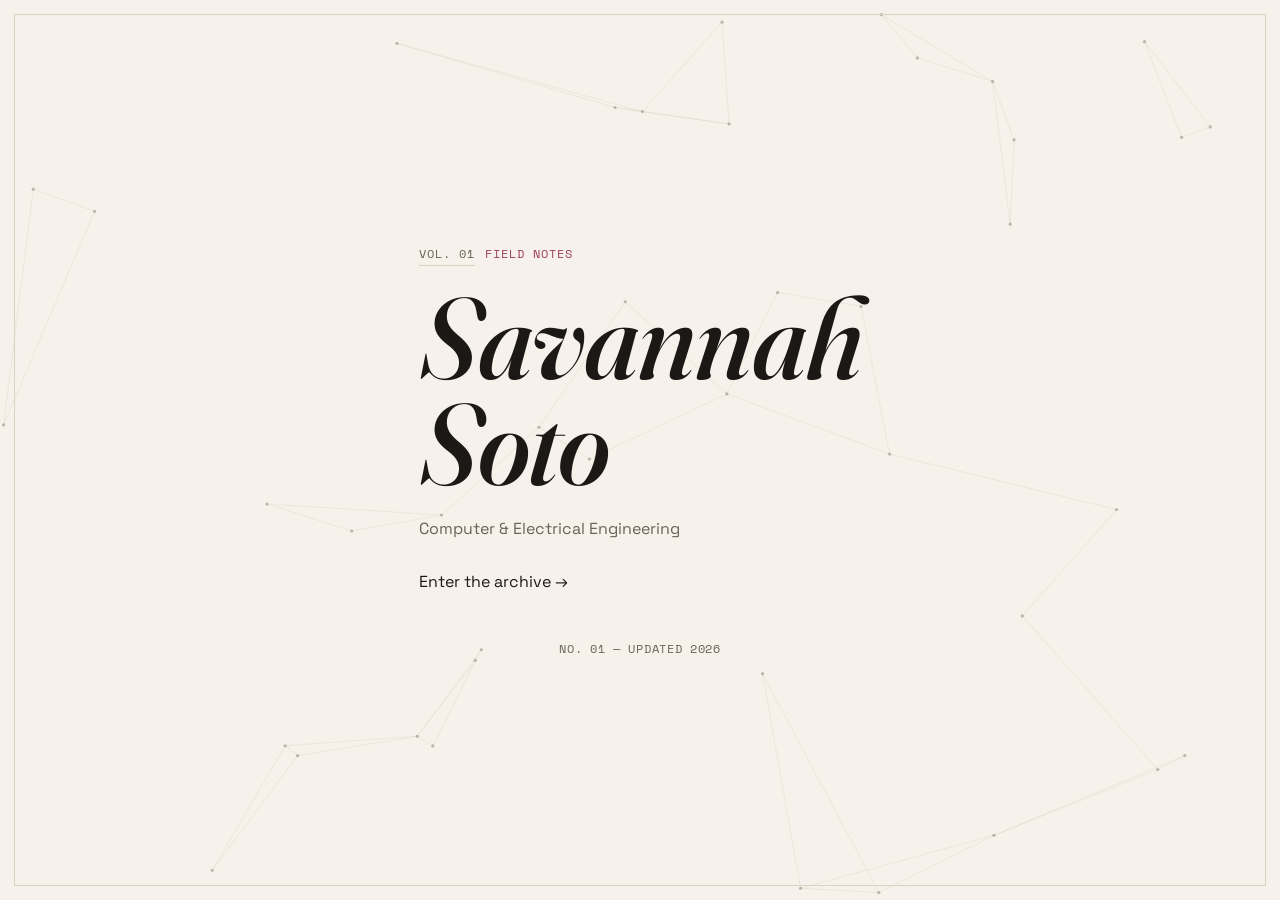
<file: index.html>
<!DOCTYPE html>
<html lang="en">
<head>
<meta charset="UTF-8" />
<meta name="viewport" content="width=device-width, initial-scale=1.0" />
<title>Savannah Soto — The Signal</title>
<meta name="description" content="Field notes from Savannah Soto, Computer &amp; Electrical Engineering student." />
<meta property="og:type" content="website" />
<meta property="og:title" content="Savannah Soto — The Signal" />
<meta property="og:description" content="Field notes from Savannah Soto, Computer & Electrical Engineering student." />
<meta property="og:image" content="assets/og-image.png" />
<meta name="twitter:card" content="summary_large_image" />
<meta name="twitter:title" content="Savannah Soto — The Signal" />
<meta name="twitter:description" content="Field notes from Savannah Soto, Computer & Electrical Engineering student." />
<meta name="twitter:image" content="assets/og-image.png" />
<link rel="icon" href="data:image/svg+xml,%3Csvg xmlns='http://www.w3.org/2000/svg' viewBox='0 0 100 100'%3E%3Ctext y='.78em' font-size='80' font-family='Georgia,serif'%3ES%3C/text%3E%3C/svg%3E" />
<link rel="preconnect" href="https://fonts.googleapis.com" />
<link rel="preconnect" href="https://fonts.gstatic.com" crossorigin />
<link rel="prefetch" href="portfolio.html" />
<link rel="stylesheet" href="css/base.css" />
<link rel="stylesheet" href="css/landing.css" />
<link rel="stylesheet" href="css/widgets.css" />
</head>
<body>

<canvas id="signalCanvas" class="signal-canvas" aria-hidden="true"></canvas>

<main class="cover">
  <div class="container cover-grid">
    <div class="cover-text-col">
      <p class="index-tag reveal-in" style="--delay:.08s"><span class="num">Vol. 01</span> Field notes</p>
      <h1 class="cover-title reveal-in" style="--delay:.18s">Savannah<br>Soto</h1>
      <p class="cover-role reveal-in" style="--delay:.32s">Computer &amp; Electrical Engineering</p>
      <a href="portfolio.html" class="text-link cover-enter reveal-in" id="enterLink" style="--delay:.46s">Enter the archive <span class="arrow">&rarr;</span></a>
    </div>
  </div>

  <p class="cover-footer reveal-in" style="--delay:.58s">No. 01 — Updated 2026</p>
</main>

<script src="js/sparkles.js"></script>
<script src="js/easter-egg.js"></script>
<script src="js/signal-bg.js"></script>
<script src="js/landing.js"></script>
</body>
</html>
</file>
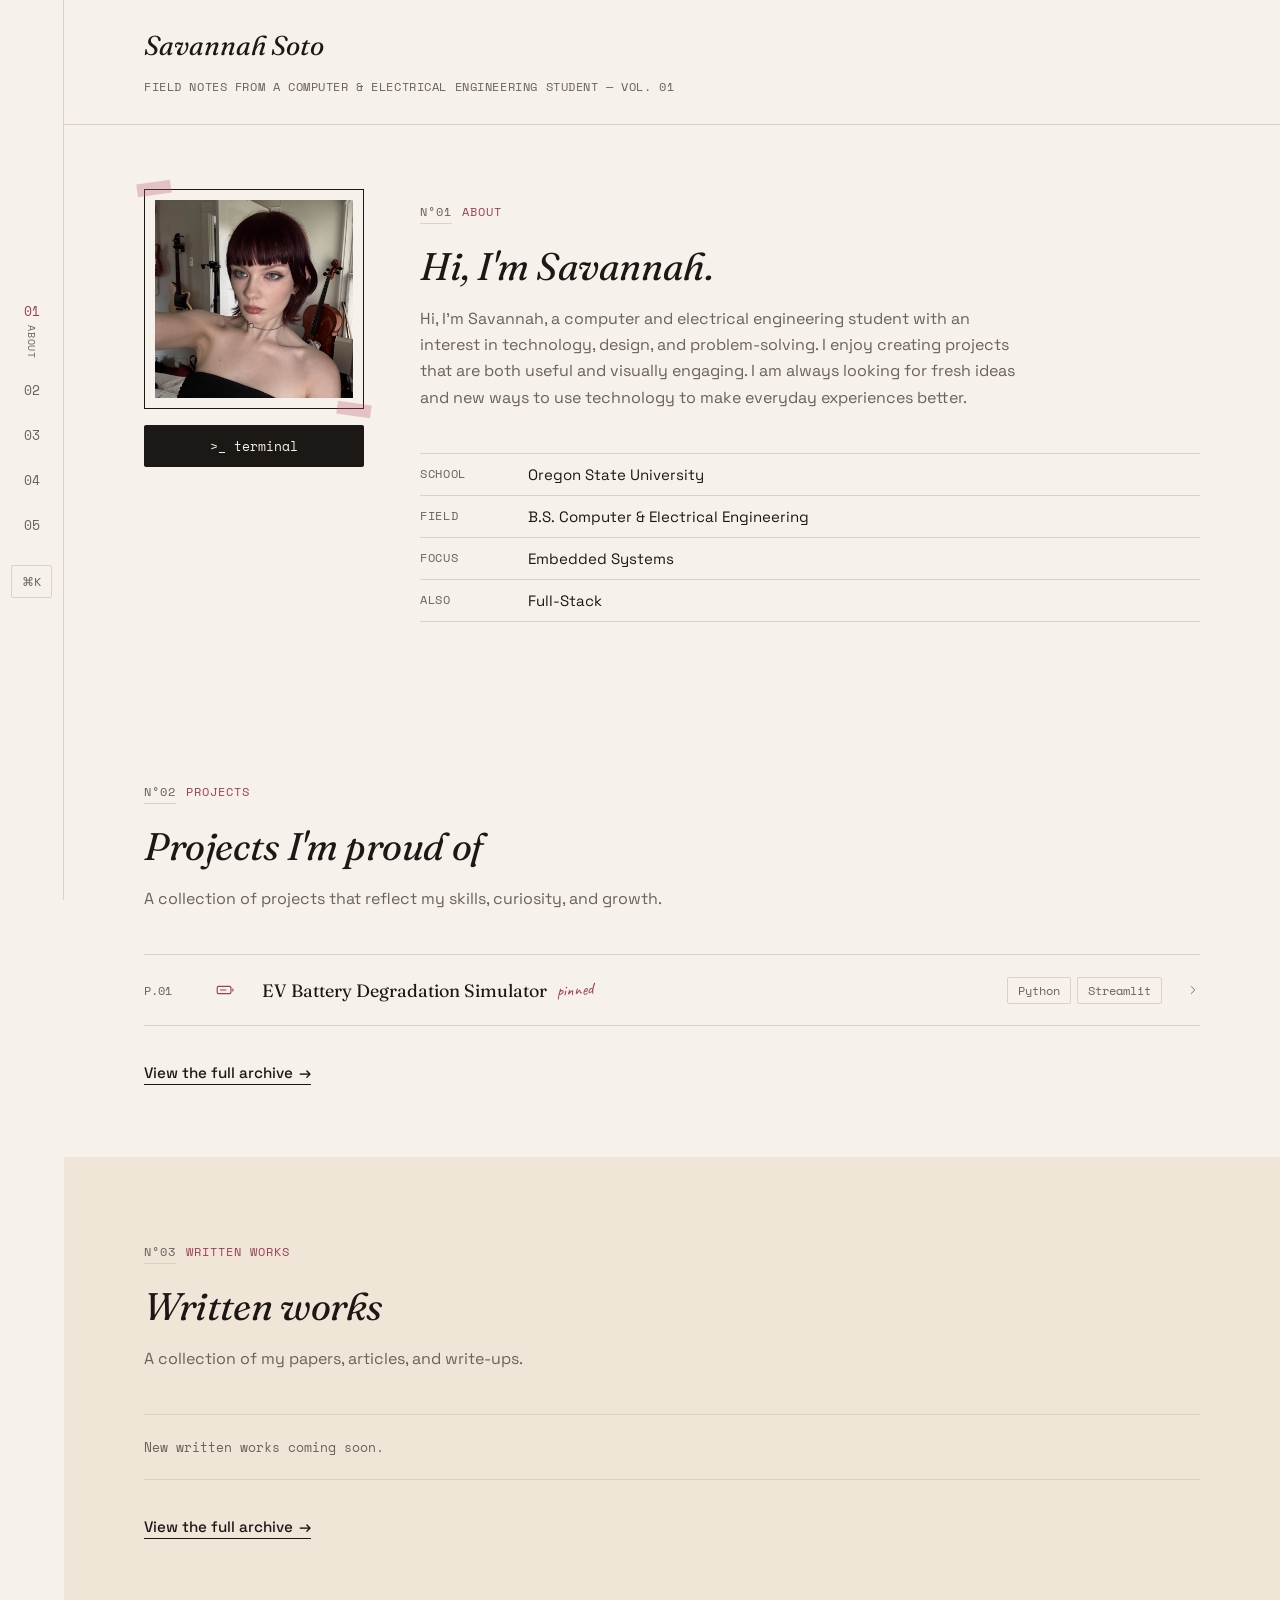
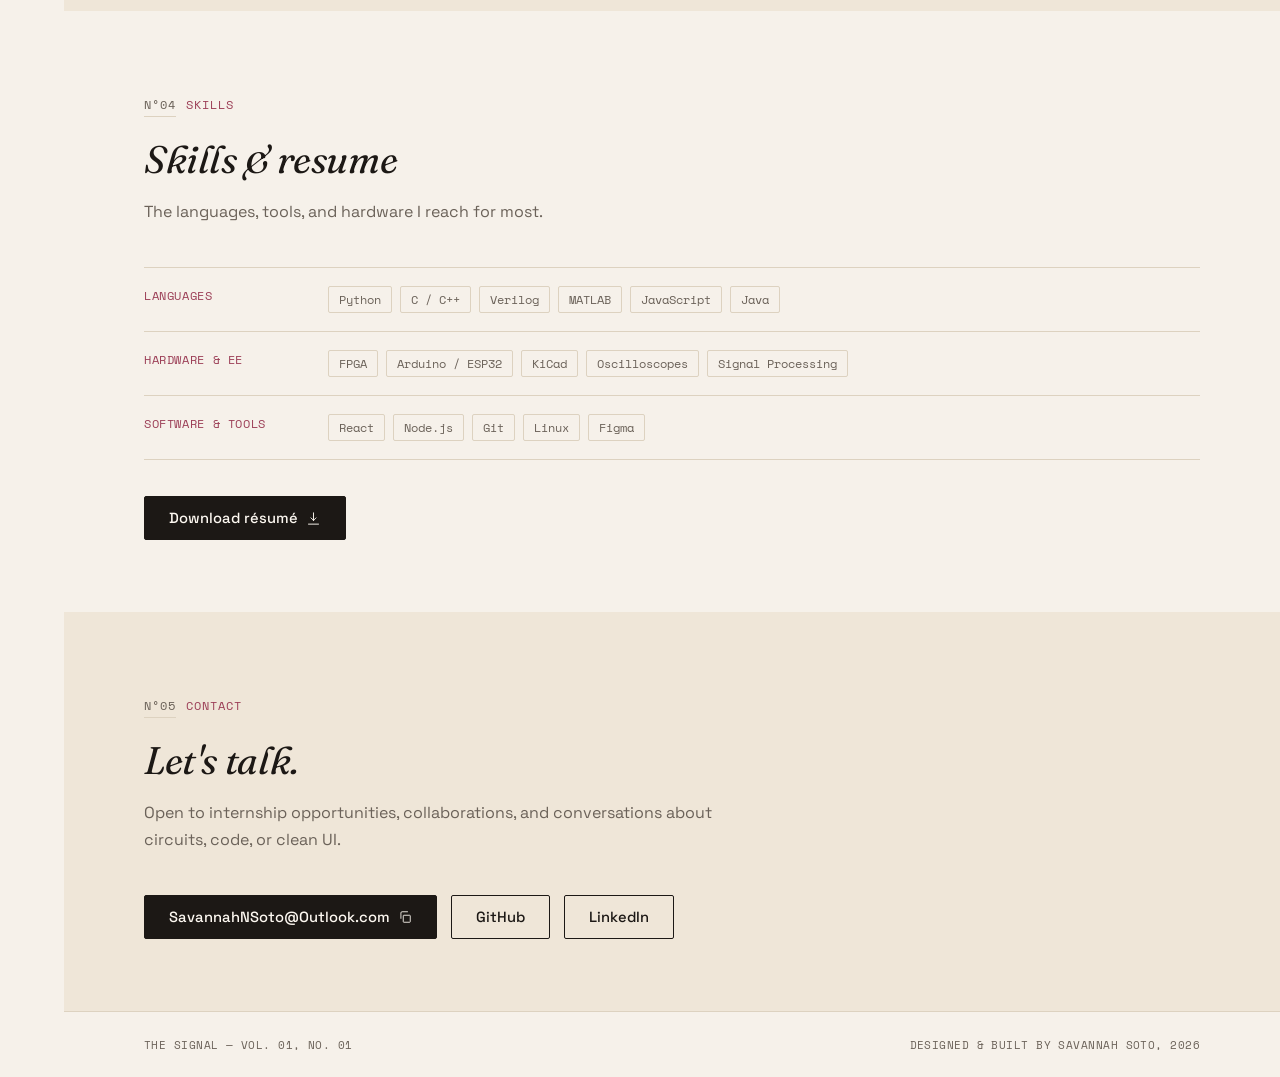
<file: portfolio.html>
<!DOCTYPE html>
<html lang="en">
<head>
<meta charset="UTF-8" />
<meta name="viewport" content="width=device-width, initial-scale=1.0" />
<title>Savannah Soto — The Signal</title>
<meta name="description" content="Field notes from Savannah Soto, Computer &amp; Electrical Engineering student." />
<meta property="og:type" content="website" />
<meta property="og:title" content="Savannah Soto — The Signal" />
<meta property="og:description" content="Field notes from Savannah Soto, Computer & Electrical Engineering student." />
<meta property="og:image" content="assets/og-image.png" />
<meta name="twitter:card" content="summary_large_image" />
<meta name="twitter:title" content="Savannah Soto — The Signal" />
<meta name="twitter:description" content="Field notes from Savannah Soto, Computer & Electrical Engineering student." />
<meta name="twitter:image" content="assets/og-image.png" />
<link rel="icon" href="data:image/svg+xml,%3Csvg xmlns='http://www.w3.org/2000/svg' viewBox='0 0 100 100'%3E%3Ctext y='.78em' font-size='80' font-family='Georgia,serif'%3ES%3C/text%3E%3C/svg%3E" />
<link rel="preconnect" href="https://fonts.googleapis.com" />
<link rel="preconnect" href="https://fonts.gstatic.com" crossorigin />
<link rel="stylesheet" href="css/base.css" />
<link rel="stylesheet" href="css/portfolio.css" />
<link rel="stylesheet" href="css/widgets.css" />
<script>
  /* Runs before first paint. If we arrived from the cover AND the browser has
     no cross-document view transitions, mark the doc so the home page plays a
     short staggered entrance (see [data-enter] in base.css). Where view
     transitions exist, the browser animates the navigation itself. */
  (function () {
    var fromCover = sessionStorage.getItem('coverEnter') === '1';
    sessionStorage.removeItem('coverEnter');
    if (fromCover && !('onpagereveal' in window)) {
      document.documentElement.classList.add('arriving-from-cover');
    }
  })();
</script>
</head>
<body>

<div class="progress-bar" id="progressBar"></div>

<header class="masthead" data-enter="1">
  <div class="container masthead-inner">
    <a href="index.html" class="masthead-name">Savannah Soto</a>
    <p class="masthead-tag">Field notes from a Computer &amp; Electrical Engineering student — Vol. 01</p>
  </div>
</header>

<nav class="index-rail" id="navbar" data-enter="1">
  <button class="rail-toggle" id="navToggle" aria-label="Toggle index">Index ▾</button>
  <ul class="rail-list" id="navLinks">
    <li><a href="#about" data-nav><span class="rail-num">01</span><span class="rail-label">About</span></a></li>
    <li><a href="#projects" data-nav><span class="rail-num">02</span><span class="rail-label">Projects</span></a></li>
    <li><a href="#writing" data-nav><span class="rail-num">03</span><span class="rail-label">Written&nbsp;Works</span></a></li>
    <li><a href="#skills" data-nav><span class="rail-num">04</span><span class="rail-label">Skills</span></a></li>
    <li><a href="#contact" data-nav><span class="rail-num">05</span><span class="rail-label">Contact</span></a></li>
  </ul>
  <button class="palette-trigger" id="paletteTrigger" aria-label="Open command palette" title="Jump to (Ctrl+K)">⌘K</button>
</nav>

<div class="palette-overlay" id="paletteOverlay">
  <div class="palette-box">
    <input type="text" id="paletteInput" class="palette-input" placeholder="Jump to a section, project, or written work..." autocomplete="off" />
    <ul class="palette-results" id="paletteResults"></ul>
  </div>
</div>

<main>

<header class="hero" id="about">
  <div class="container hero-grid reveal" data-enter="2">
    <div class="hero-photo-wrap">
      <div class="hero-photo-frame">
        <img src="assets/profile-photo.jpg" alt="Portrait of Savannah Soto" class="hero-photo" onerror="this.hidden = true" />
        <div class="hero-photo-placeholder">SS</div>
      </div>
      <div class="terminal-mount">
        <button class="terminal-toggle" id="terminalToggle" aria-label="Open terminal">
          <span>&gt;_</span><span>terminal</span>
        </button>
        <div class="terminal-panel" id="terminalPanel">
          <div class="terminal-header">
            <span class="terminal-title">savannah@portfolio: ~</span>
            <button class="terminal-close" id="terminalClose" aria-label="Close terminal">×</button>
          </div>
          <div class="terminal-body" id="terminalBody">
            <p>Welcome! Type <span class="t-cmd">help</span> to see what I can do.</p>
          </div>
          <div class="terminal-input-row">
            <span class="terminal-prompt">$</span>
            <input type="text" id="terminalInput" autocomplete="off" spellcheck="false" aria-label="Terminal command input" />
          </div>
        </div>
      </div>
    </div>
    <div class="hero-copy">
      <p class="index-tag"><span class="num">N&deg;01</span> About</p>
      <h1 class="section-title">Hi, I'm Savannah.</h1>
      <p class="section-sub">
        Hi, I'm Savannah, a computer and electrical engineering student with an interest in technology,
        design, and problem-solving. I enjoy creating projects that are both useful
        and visually engaging. I am always looking for fresh ideas and new ways to
        use technology to make everyday experiences better.
      </p>
      <dl class="spec-list">
        <div><dt>School</dt><dd>Oregon State University</dd></div>
        <div><dt>Field</dt><dd>B.S. Computer &amp; Electrical Engineering</dd></div>
        <div><dt>Focus</dt><dd>Embedded Systems</dd></div>
        <div><dt>Also</dt><dd>Full-Stack</dd></div>
      </dl>
    </div>
  </div>
</header>

<section class="section" id="projects">
  <div class="container">
    <p class="index-tag reveal"><span class="num">N&deg;02</span> Projects</p>
    <h2 class="section-title reveal">Projects I'm proud of</h2>
    <p class="section-sub reveal">A collection of projects that reflect my skills, curiosity, and growth.</p>

    <div class="entry-list" id="projectList"></div>

    <div class="view-more-wrap reveal">
      <a href="projects.html" class="text-link">View the full archive <span class="arrow">&rarr;</span></a>
    </div>
  </div>
</section>

<section class="section section-alt" id="writing">
  <div class="container">
    <p class="index-tag reveal"><span class="num">N&deg;03</span> Written Works</p>
    <h2 class="section-title reveal">Written works</h2>
    <p class="section-sub reveal">A collection of my papers, articles, and write-ups.</p>

    <div class="entry-list" id="writingList"></div>

    <div class="view-more-wrap reveal">
      <a href="writing.html" class="text-link">View the full archive <span class="arrow">&rarr;</span></a>
    </div>
  </div>
</section>

<section class="section" id="skills">
  <div class="container">
    <p class="index-tag reveal"><span class="num">N&deg;04</span> Skills</p>
    <h2 class="section-title reveal">Skills &amp; resume</h2>
    <p class="section-sub reveal">The languages, tools, and hardware I reach for most.</p>

    <div class="skills-table reveal">
      <div class="skills-row">
        <span class="skills-label">Languages</span>
        <span class="tag-row">
          <span class="tag">Python</span><span class="tag">C / C++</span><span class="tag">Verilog</span>
          <span class="tag">MATLAB</span><span class="tag">JavaScript</span><span class="tag">Java</span>
        </span>
      </div>
      <div class="skills-row">
        <span class="skills-label">Hardware &amp; EE</span>
        <span class="tag-row">
          <span class="tag">FPGA</span><span class="tag">Arduino / ESP32</span><span class="tag">KiCad</span>
          <span class="tag">Oscilloscopes</span><span class="tag">Signal Processing</span>
        </span>
      </div>
      <div class="skills-row">
        <span class="skills-label">Software &amp; Tools</span>
        <span class="tag-row">
          <span class="tag">React</span><span class="tag">Node.js</span><span class="tag">Git</span>
          <span class="tag">Linux</span><span class="tag">Figma</span>
        </span>
      </div>
    </div>

    <div class="resume-cta reveal">
      <a href="assets/resume.pdf" class="btn btn-primary" download>
        Download résumé
        <svg width="15" height="15" viewBox="0 0 24 24" fill="none" stroke="currentColor" stroke-width="1.5"><path d="M12 3v12m0 0l-4-4m4 4l4-4M4 21h16" stroke-linecap="round" stroke-linejoin="round"/></svg>
      </a>
    </div>
  </div>
</section>

<section class="section section-alt colophon" id="contact">
  <div class="container reveal">
    <p class="index-tag"><span class="num">N&deg;05</span> Contact</p>
    <h2 class="section-title">Let's talk.</h2>
    <p class="section-sub">Open to internship opportunities, collaborations, and conversations about circuits, code, or clean UI.</p>

    <div class="contact-actions">
      <button class="btn btn-primary" id="copyEmailBtn">
        Email coming soon
        <svg width="14" height="14" viewBox="0 0 24 24" fill="none" stroke="currentColor" stroke-width="1.5"><rect x="9" y="9" width="12" height="12" rx="1"/><path d="M5 15V5a2 2 0 012-2h10"/></svg>
      </button>
      <a href="#" class="btn btn-outline" id="githubLink" target="_blank" rel="noopener">GitHub</a>
      <a href="#" class="btn btn-outline" id="linkedinLink" target="_blank" rel="noopener">LinkedIn</a>
    </div>
  </div>
</section>

</main>

<footer class="footer">
  <div class="container footer-inner">
    <span>The Signal — Vol. 01, No. 01</span>
    <span>Designed &amp; built by Savannah Soto, 2026</span>
  </div>
</footer>

<button class="to-top" id="toTop" aria-label="Back to top">↑</button>
<div class="toast" id="toast">Copied</div>

<script src="js/data.js"></script>
<script src="js/cards.js"></script>
<script src="js/sparkles.js"></script>
<script src="js/nav.js"></script>
<script src="js/progress-bar.js"></script>
<script src="js/command-palette.js"></script>
<script src="js/terminal.js"></script>
<script src="js/easter-egg.js"></script>
<script src="js/placeholder-links.js"></script>
<script src="js/portfolio.js"></script>
</body>
</html>
</file>
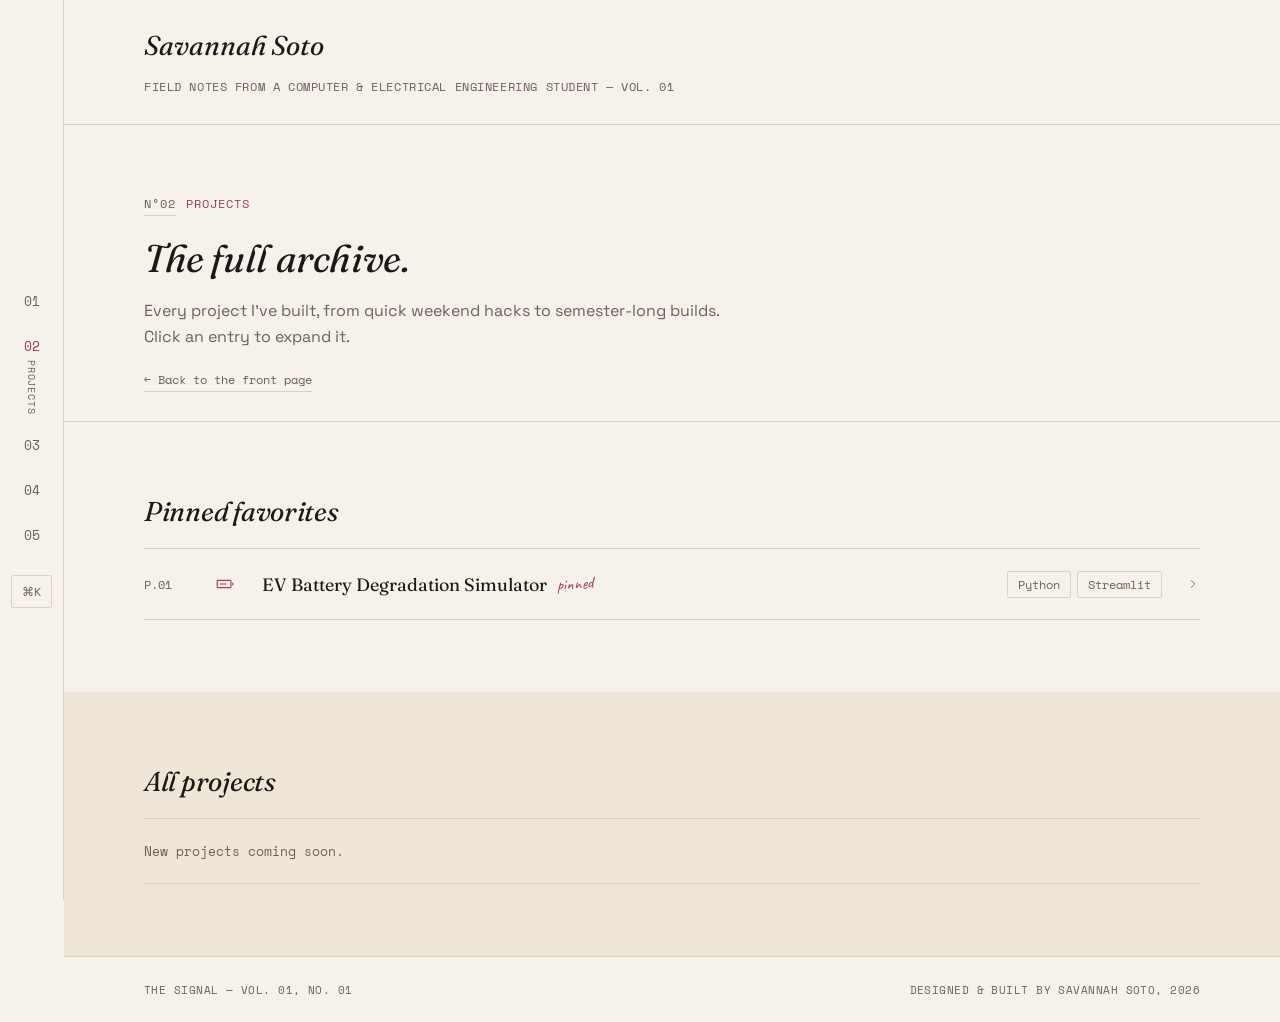
<file: projects.html>
<!DOCTYPE html>
<html lang="en">
<head>
<meta charset="UTF-8" />
<meta name="viewport" content="width=device-width, initial-scale=1.0" />
<title>All Projects — The Signal</title>
<meta name="description" content="Every project by Savannah Soto, Computer & Electrical Engineering student." />
<meta property="og:type" content="website" />
<meta property="og:title" content="All Projects — The Signal" />
<meta property="og:description" content="Every project by Savannah Soto, Computer & Electrical Engineering student." />
<meta property="og:image" content="assets/og-image.png" />
<meta name="twitter:card" content="summary_large_image" />
<meta name="twitter:title" content="All Projects — The Signal" />
<meta name="twitter:description" content="Every project by Savannah Soto, Computer & Electrical Engineering student." />
<meta name="twitter:image" content="assets/og-image.png" />
<link rel="icon" href="data:image/svg+xml,%3Csvg xmlns='http://www.w3.org/2000/svg' viewBox='0 0 100 100'%3E%3Ctext y='.78em' font-size='80' font-family='Georgia,serif'%3ES%3C/text%3E%3C/svg%3E" />
<link rel="stylesheet" href="css/base.css" />
<link rel="stylesheet" href="css/portfolio.css" />
<link rel="stylesheet" href="css/widgets.css" />
</head>
<body>

<div class="progress-bar" id="progressBar"></div>

<header class="masthead">
  <div class="container masthead-inner">
    <a href="index.html" class="masthead-name">Savannah Soto</a>
    <p class="masthead-tag">Field notes from a Computer &amp; Electrical Engineering student — Vol. 01</p>
  </div>
</header>

<nav class="index-rail" id="navbar">
  <button class="rail-toggle" id="navToggle" aria-label="Toggle index">Index ▾</button>
  <ul class="rail-list" id="navLinks">
    <li><a href="portfolio.html#about"><span class="rail-num">01</span><span class="rail-label">About</span></a></li>
    <li><a href="projects.html" class="active"><span class="rail-num">02</span><span class="rail-label">Projects</span></a></li>
    <li><a href="portfolio.html#writing"><span class="rail-num">03</span><span class="rail-label">Written&nbsp;Works</span></a></li>
    <li><a href="portfolio.html#skills"><span class="rail-num">04</span><span class="rail-label">Skills</span></a></li>
    <li><a href="portfolio.html#contact"><span class="rail-num">05</span><span class="rail-label">Contact</span></a></li>
  </ul>
  <button class="palette-trigger" id="paletteTrigger" aria-label="Open command palette" title="Jump to (Ctrl+K)">⌘K</button>
</nav>

<div class="palette-overlay" id="paletteOverlay">
  <div class="palette-box">
    <input type="text" id="paletteInput" class="palette-input" placeholder="Jump to a section, project, or written work..." autocomplete="off" />
    <ul class="palette-results" id="paletteResults"></ul>
  </div>
</div>

<main>

<header class="page-header">
  <div class="container reveal">
    <p class="index-tag"><span class="num">N&deg;02</span> Projects</p>
    <h1 class="section-title">The full archive.</h1>
    <p class="section-sub">Every project I've built, from quick weekend hacks to semester-long builds. Click an entry to expand it.</p>
    <a href="portfolio.html#projects" class="back-link">&larr; Back to the front page</a>
  </div>
</header>

<section class="section" id="pinned">
  <div class="container">
    <h2 class="section-title small-title reveal">Pinned favorites</h2>
    <div class="entry-list" id="pinnedProjectList"></div>
  </div>
</section>

<section class="section section-alt" id="all">
  <div class="container">
    <h2 class="section-title small-title reveal">All projects</h2>
    <div class="entry-list" id="allProjectList"></div>
  </div>
</section>

</main>

<footer class="footer">
  <div class="container footer-inner">
    <span>The Signal — Vol. 01, No. 01</span>
    <span>Designed &amp; built by Savannah Soto, 2026</span>
  </div>
</footer>

<button class="to-top" id="toTop" aria-label="Back to top">↑</button>

<script src="js/data.js"></script>
<script src="js/cards.js"></script>
<script src="js/sparkles.js"></script>
<script src="js/nav.js"></script>
<script src="js/progress-bar.js"></script>
<script src="js/command-palette.js"></script>
<script src="js/easter-egg.js"></script>
<script src="js/placeholder-links.js"></script>
<script>
  initSparkles({ every: 90 });
  window.addEventListener('DOMContentLoaded', () => {
    initSharedNav();
    initProgressBar();
    initCommandPalette();
    mountProjects(document.getElementById('pinnedProjectList'), PROJECTS.filter((p) => p.pinned));
    mountProjects(document.getElementById('allProjectList'), PROJECTS.filter((p) => !p.pinned));
    attachProjectBehaviors();
    observeReveal();
  });
</script>
</body>
</html>
</file>
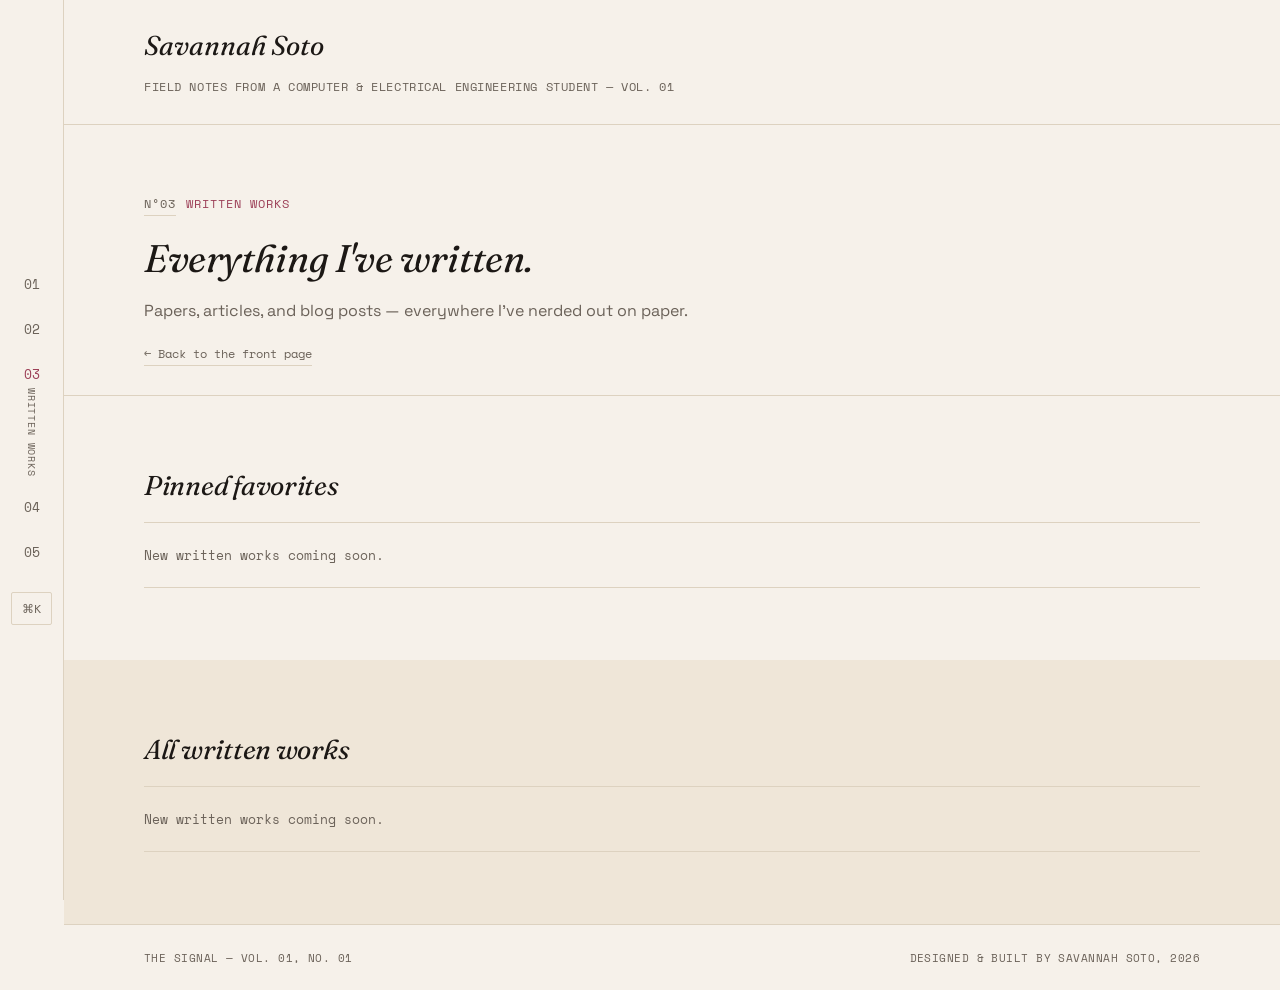
<file: writing.html>
<!DOCTYPE html>
<html lang="en">
<head>
<meta charset="UTF-8" />
<meta name="viewport" content="width=device-width, initial-scale=1.0" />
<title>Written Works — The Signal</title>
<meta name="description" content="Papers, articles, and blog posts by Savannah Soto, Computer & Electrical Engineering student." />
<meta property="og:type" content="website" />
<meta property="og:title" content="Written Works — The Signal" />
<meta property="og:description" content="Papers, articles, and blog posts by Savannah Soto, Computer & Electrical Engineering student." />
<meta property="og:image" content="assets/og-image.png" />
<meta name="twitter:card" content="summary_large_image" />
<meta name="twitter:title" content="Written Works — The Signal" />
<meta name="twitter:description" content="Papers, articles, and blog posts by Savannah Soto, Computer & Electrical Engineering student." />
<meta name="twitter:image" content="assets/og-image.png" />
<link rel="icon" href="data:image/svg+xml,%3Csvg xmlns='http://www.w3.org/2000/svg' viewBox='0 0 100 100'%3E%3Ctext y='.78em' font-size='80' font-family='Georgia,serif'%3ES%3C/text%3E%3C/svg%3E" />
<link rel="stylesheet" href="css/base.css" />
<link rel="stylesheet" href="css/portfolio.css" />
<link rel="stylesheet" href="css/widgets.css" />
</head>
<body>

<div class="progress-bar" id="progressBar"></div>

<header class="masthead">
  <div class="container masthead-inner">
    <a href="index.html" class="masthead-name">Savannah Soto</a>
    <p class="masthead-tag">Field notes from a Computer &amp; Electrical Engineering student — Vol. 01</p>
  </div>
</header>

<nav class="index-rail" id="navbar">
  <button class="rail-toggle" id="navToggle" aria-label="Toggle index">Index ▾</button>
  <ul class="rail-list" id="navLinks">
    <li><a href="portfolio.html#about"><span class="rail-num">01</span><span class="rail-label">About</span></a></li>
    <li><a href="portfolio.html#projects"><span class="rail-num">02</span><span class="rail-label">Projects</span></a></li>
    <li><a href="writing.html" class="active"><span class="rail-num">03</span><span class="rail-label">Written&nbsp;Works</span></a></li>
    <li><a href="portfolio.html#skills"><span class="rail-num">04</span><span class="rail-label">Skills</span></a></li>
    <li><a href="portfolio.html#contact"><span class="rail-num">05</span><span class="rail-label">Contact</span></a></li>
  </ul>
  <button class="palette-trigger" id="paletteTrigger" aria-label="Open command palette" title="Jump to (Ctrl+K)">⌘K</button>
</nav>

<div class="palette-overlay" id="paletteOverlay">
  <div class="palette-box">
    <input type="text" id="paletteInput" class="palette-input" placeholder="Jump to a section, project, or written work..." autocomplete="off" />
    <ul class="palette-results" id="paletteResults"></ul>
  </div>
</div>

<main>

<header class="page-header">
  <div class="container reveal">
    <p class="index-tag"><span class="num">N&deg;03</span> Written Works</p>
    <h1 class="section-title">Everything I've written.</h1>
    <p class="section-sub">Papers, articles, and blog posts — everywhere I've nerded out on paper.</p>
    <a href="portfolio.html#writing" class="back-link">&larr; Back to the front page</a>
  </div>
</header>

<section class="section" id="pinned">
  <div class="container">
    <h2 class="section-title small-title reveal">Pinned favorites</h2>
    <div class="entry-list" id="pinnedWritingList"></div>
  </div>
</section>

<section class="section section-alt" id="all">
  <div class="container">
    <h2 class="section-title small-title reveal">All written works</h2>
    <div class="entry-list" id="allWritingList"></div>
  </div>
</section>

</main>

<footer class="footer">
  <div class="container footer-inner">
    <span>The Signal — Vol. 01, No. 01</span>
    <span>Designed &amp; built by Savannah Soto, 2026</span>
  </div>
</footer>

<button class="to-top" id="toTop" aria-label="Back to top">↑</button>

<script src="js/data.js"></script>
<script src="js/cards.js"></script>
<script src="js/sparkles.js"></script>
<script src="js/nav.js"></script>
<script src="js/progress-bar.js"></script>
<script src="js/command-palette.js"></script>
<script src="js/easter-egg.js"></script>
<script src="js/placeholder-links.js"></script>
<script>
  initSparkles({ every: 90 });
  window.addEventListener('DOMContentLoaded', () => {
    initSharedNav();
    initProgressBar();
    initCommandPalette();
    mountWritings(document.getElementById('pinnedWritingList'), WRITINGS.filter((w) => w.pinned));
    mountWritings(document.getElementById('allWritingList'), WRITINGS.filter((w) => !w.pinned));
    observeReveal();
  });
</script>
</body>
</html>
</file>
<file: css/base.css>
@import url('https://fonts.googleapis.com/css2?family=Fraunces:ital,opsz,wght@0,9..144,300;0,9..144,400;0,9..144,500;0,9..144,600;1,9..144,400;1,9..144,500&family=Space+Grotesk:wght@300;400;500;600;700&family=Space+Mono:wght@400;700&family=Caveat:wght@500;600&display=swap');

:root {
  /* paper / ink palette — no gradients, no glow */
  --paper: #f6f1ea;
  --paper-alt: #efe6d8;
  --panel: #fffcf8;
  --ink: #1c1815;
  --ink-soft: #6b6259;
  --rule: #ddd2c0;
  --rose: #b8536a;
  --rose-deep: #9c3f57;
  --gold: #ad7f2e;
  --on-accent: #fdf8f1;

  --font-display: 'Fraunces', serif;
  --font-body: 'Space Grotesk', sans-serif;
  --font-mono: 'Space Mono', monospace;
  --font-hand: 'Caveat', cursive;

  --radius: 2px;
  --shadow-hover: 3px 3px 0 rgba(28, 24, 21, 0.12);
  --shadow-stamp: 2px 2px 0 var(--ink);

  /* Landing -> home transition timing. --exit-dur = cover fade-out speed,
     --enter-dur = each home group's fade-up speed, --enter-ease = shared curve.
     The per-group stagger lives in the [data-enter="N"] animation-delay rules
     further down (bump those gaps for a slower cascade). */
  --enter-ease: cubic-bezier(0.65, 0, 0.35, 1);
  --exit-dur: 0.35s;
  --enter-dur: 0.42s;
}

* { box-sizing: border-box; }
/* Ivory on the root element too, so no default-white ever paints between pages. */
html { scroll-behavior: smooth; background: var(--paper); }

/* Cross-document view transitions (progressive enhancement). Supporting
   browsers get a quiet crossfade between pages plus a morph of the name
   (see view-transition-name on .cover-title / .masthead-name). The ivory
   background is constant, so nothing flashes; unsupported browsers fall back
   to the JS exit + [data-enter] entrance below and ignore this rule. */
@view-transition { navigation: auto; }

body {
  margin: 0;
  font-family: var(--font-body);
  color: var(--ink);
  background: var(--paper);
  -webkit-font-smoothing: antialiased;
  transition: background 0.4s ease, color 0.4s ease;
}

h1, h2, h3, h4 {
  font-family: var(--font-display);
  margin: 0 0 0.4em;
  font-weight: 500;
  color: var(--ink);
  letter-spacing: -0.01em;
}

a { color: inherit; text-decoration: none; }
img { max-width: 100%; display: block; }
button { font-family: inherit; cursor: pointer; }

.container {
  max-width: 1120px;
  margin: 0 auto;
  padding: 0 32px;
}

/* index-number tag: the site's numbering motif — "N°01 — About" */
.index-tag {
  font-family: var(--font-mono);
  font-size: 0.78rem;
  letter-spacing: 0.08em;
  text-transform: uppercase;
  color: var(--rose-deep);
  display: flex;
  align-items: baseline;
  gap: 10px;
  margin-bottom: 18px;
}
.index-tag .num {
  color: var(--ink-soft);
  border-bottom: 1px solid var(--rule);
  padding-bottom: 2px;
}

.section-title {
  font-size: clamp(1.9rem, 3vw, 2.7rem);
  font-style: italic;
  font-weight: 400;
}

.section-sub {
  color: var(--ink-soft);
  max-width: 600px;
  line-height: 1.65;
  margin-bottom: 2.6rem;
  font-size: 1rem;
}

/* marginalia — the site's other signature motif: small rotated handwritten asides */
.marginalia {
  font-family: var(--font-hand);
  font-size: 1.2rem;
  color: var(--rose-deep);
  display: inline-block;
  transform: rotate(-4deg);
  line-height: 1;
}

.tag {
  font-family: var(--font-mono);
  font-size: 0.72rem;
  color: var(--ink-soft);
  border: 1px solid var(--rule);
  padding: 4px 10px;
  border-radius: var(--radius);
  display: inline-block;
  transition: background 0.2s ease, color 0.2s ease, border-color 0.2s ease, transform 0.2s ease, box-shadow 0.2s ease;
}
/* Ink-invert + stamp on hover — shared by skills, project, and writing tags. */
.tag:hover {
  background: var(--ink);
  color: var(--paper);
  border-color: var(--ink);
  transform: translate(-2px, -2px);
  box-shadow: var(--shadow-stamp);
}

.panel {
  background: var(--panel);
  border: 1px solid var(--rule);
}

/* framed-photo motif — used on the landing cover and the About section */
.hero-photo-wrap { position: relative; }
.hero-photo-frame {
  width: 100%;
  aspect-ratio: 1;
  border: 1px solid var(--ink);
  padding: 10px;
  position: relative;
}
.hero-photo-frame::before, .hero-photo-frame::after {
  content: '';
  position: absolute;
  width: 34px;
  height: 13px;
  background: rgba(184, 83, 106, 0.3);
}
.hero-photo-frame::before { top: -8px; left: -8px; transform: rotate(-8deg); }
.hero-photo-frame::after { bottom: -8px; right: -8px; transform: rotate(8deg); }
.hero-photo-placeholder {
  width: 100%;
  height: 100%;
  background: var(--paper-alt);
  display: flex;
  align-items: center;
  justify-content: center;
  font-family: var(--font-display);
  font-style: italic;
  font-size: 2.4rem;
  color: var(--ink-soft);
}
.hero-photo {
  object-fit: cover;
  position: absolute;
  inset: 10px;
  width: calc(100% - 20px);
  height: calc(100% - 20px);
  z-index: 1;
}

.btn {
  font-family: var(--font-body);
  font-weight: 500;
  font-size: 0.92rem;
  padding: 12px 24px;
  border-radius: var(--radius);
  border: 1px solid var(--ink);
  display: inline-flex;
  align-items: center;
  gap: 8px;
  transition: transform 0.2s ease, box-shadow 0.2s ease, background 0.2s ease, color 0.2s ease;
  background: transparent;
  color: var(--ink);
}
.btn-primary {
  background: var(--ink);
  color: var(--on-accent);
}
.btn-primary:hover {
  background: var(--rose-deep);
  border-color: var(--rose-deep);
  transform: translate(-2px, -2px);
  box-shadow: var(--shadow-stamp);
}
.btn-outline:hover {
  transform: translate(-2px, -2px);
  box-shadow: var(--shadow-stamp);
}

/* scroll reveal */
.reveal {
  opacity: 0;
  transform: translateY(20px);
  transition: opacity 0.6s ease, transform 0.6s ease;
}
.reveal.in-view {
  opacity: 1;
  transform: translateY(0);
}

/* back to top */
.to-top {
  position: fixed;
  right: 24px;
  bottom: 24px;
  width: 42px;
  height: 42px;
  border-radius: 50%;
  background: var(--panel);
  border: 1px solid var(--ink);
  color: var(--ink);
  font-size: 1rem;
  display: flex;
  align-items: center;
  justify-content: center;
  opacity: 0;
  pointer-events: none;
  transform: translateY(10px);
  transition: all 0.3s ease;
  z-index: 500;
}
.to-top.show { opacity: 1; pointer-events: auto; transform: translateY(0); }
.to-top:hover { transform: translate(-2px, -2px); box-shadow: var(--shadow-stamp); }

/* toast */
.toast {
  position: fixed;
  left: 50%;
  bottom: 32px;
  transform: translate(-50%, 20px);
  background: var(--ink);
  color: var(--paper);
  font-family: var(--font-mono);
  font-size: 0.82rem;
  padding: 10px 18px;
  border-radius: var(--radius);
  opacity: 0;
  transition: all 0.3s ease;
  pointer-events: none;
  z-index: 999;
  max-width: 320px;
  text-align: center;
}
.toast.show { opacity: 1; transform: translate(-50%, 0); }

/* cursor trail dots */
.sparkle {
  position: fixed;
  top: 0;
  left: 0;
  pointer-events: none;
  z-index: 9999;
  will-change: transform, opacity;
}

/* confetti pieces (Konami easter egg) */
.confetti-piece {
  position: fixed;
  top: -20px;
  z-index: 9999;
  pointer-events: none;
  will-change: transform, opacity;
}

/* Fallback entrance (browsers without cross-document view transitions): when
   arriving from the cover, the home page's chrome and hero fade up in a short
   stagger over the constant ivory. Gated by .arriving-from-cover, which is set
   pre-paint in the head so [data-enter] elements start hidden (no flash).
   On a direct visit the class is absent and everything renders normally. */
.arriving-from-cover [data-enter] {
  opacity: 0;
  animation: enterUp var(--enter-dur) var(--enter-ease) both;
}
.arriving-from-cover [data-enter="1"] { animation-delay: 0.02s; }
.arriving-from-cover [data-enter="2"] { animation-delay: 0.12s; }
.arriving-from-cover [data-enter="3"] { animation-delay: 0.20s; }
@keyframes enterUp {
  from { opacity: 0; transform: translateY(16px); }
  to   { opacity: 1; transform: translateY(0); }
}

@media (prefers-reduced-motion: reduce) {
  .reveal { transition: none; opacity: 1; transform: none; }
  html { scroll-behavior: auto; }
  .arriving-from-cover [data-enter] { opacity: 1; animation: none; }
}
</file>
<file: css/landing.css>
body {
  min-height: 100vh;
  overflow-x: hidden;
}
body::after {
  content: '';
  position: fixed;
  inset: 14px;
  border: 1px solid var(--rule);
  pointer-events: none;
  z-index: 1;
}

.signal-canvas {
  position: fixed;
  inset: 0;
  z-index: 0;
  display: block;
  width: 100%;
  height: 100%;
}

.cover {
  min-height: 100vh;
  display: flex;
  flex-direction: column;
  justify-content: center;
  padding: 48px 0;
  position: relative;
  z-index: 2;
  pointer-events: none;
}
.cover a { pointer-events: auto; }

.cover-grid { display: block; }

.cover-text-col { max-width: 640px; }

.cover-title {
  font-family: var(--font-display);
  font-style: italic;
  font-weight: 500;
  font-size: clamp(3.4rem, 9vw, 7.2rem);
  line-height: 0.92;
  margin: 12px 0 20px;
}

.cover-role {
  max-width: 420px;
  color: var(--ink-soft);
  line-height: 1.6;
  margin-bottom: 30px;
}

.cover-footer {
  font-family: var(--font-mono);
  font-size: 0.72rem;
  color: var(--ink-soft);
  text-transform: uppercase;
  letter-spacing: 0.06em;
  text-align: center;
  margin-top: 48px;
}

.reveal-in {
  opacity: 0;
  transform: translateY(14px);
  animation: coverIn 0.7s ease forwards;
  animation-delay: var(--delay, 0s);
}
@keyframes coverIn {
  to { opacity: 1; transform: translateY(0); }
}

/* Landing exit — fallback path for browsers without cross-document view
   transitions. The cover content lifts and fades over the constant ivory
   background (the constellation canvas stays put); the home page then plays
   its staggered entrance. No veil, nothing darkens. */
body.cover-leaving .cover {
  opacity: 0;
  transform: translateY(-24px);
  transition: opacity var(--exit-dur) var(--enter-ease),
              transform var(--exit-dur) var(--enter-ease);
}

/* Continuity anchor: the big cover title morphs into the small home masthead
   name where cross-document view transitions are supported. */
.cover-title { view-transition-name: hero-name; }

@media (max-width: 720px) {
  .cover-title { font-size: clamp(2.8rem, 15vw, 4.2rem); }
}

@media (prefers-reduced-motion: reduce) {
  .reveal-in { animation: none; opacity: 1; transform: none; }
  body.cover-leaving .cover { transition: none; }
}
</file>
<file: css/widgets.css>
/* ---------- reading progress bar ---------- */
.progress-bar {
  position: fixed;
  top: 0;
  left: 0;
  height: 3px;
  width: 0%;
  background: var(--rose-deep);
  z-index: 999;
  transition: width 0.1s linear;
}

/* ---------- command palette ---------- */
.palette-trigger {
  font-family: var(--font-mono);
  font-size: 0.72rem;
  color: var(--ink-soft);
  background: none;
  border: 1px solid var(--rule);
  padding: 7px 10px;
  border-radius: var(--radius);
  transition: border-color 0.2s ease, color 0.2s ease;
}
.palette-trigger:hover { border-color: var(--ink); color: var(--ink); }

.palette-overlay {
  position: fixed;
  inset: 0;
  background: rgba(28, 24, 21, 0.5);
  z-index: 9997;
  display: flex;
  align-items: flex-start;
  justify-content: center;
  padding-top: 14vh;
  opacity: 0;
  pointer-events: none;
  transition: opacity 0.2s ease;
}
.palette-overlay.open { opacity: 1; pointer-events: auto; }
.palette-box {
  background: var(--panel);
  border: 1px solid var(--ink);
  border-radius: var(--radius);
  width: min(520px, 90vw);
  max-height: 60vh;
  display: flex;
  flex-direction: column;
  box-shadow: var(--shadow-stamp);
  transform: translateY(-8px);
  transition: transform 0.2s ease;
  overflow: hidden;
}
.palette-overlay.open .palette-box { transform: translateY(0); }
.palette-input {
  font-family: var(--font-mono);
  font-size: 0.95rem;
  padding: 16px 18px;
  border: none;
  border-bottom: 1px solid var(--rule);
  background: none;
  color: var(--ink);
  outline: none;
}
.palette-results { list-style: none; margin: 0; padding: 8px; overflow-y: auto; }
.palette-results li a {
  display: flex;
  align-items: center;
  justify-content: space-between;
  gap: 12px;
  padding: 10px 12px;
  border-radius: var(--radius);
  color: var(--ink);
  font-size: 0.9rem;
}
.palette-results li a .kind {
  font-family: var(--font-mono);
  font-size: 0.66rem;
  color: var(--ink-soft);
  text-transform: uppercase;
  letter-spacing: 0.04em;
}
.palette-results li a:hover, .palette-results li a.active { background: var(--paper-alt); color: var(--rose-deep); }
.palette-empty { padding: 16px; color: var(--ink-soft); font-size: 0.85rem; font-family: var(--font-mono); }

/* section row + collapsible dropdown */
.palette-section { display: flex; align-items: center; gap: 2px; }
.palette-section .palette-link { flex: 1; }
.palette-expand {
  flex-shrink: 0;
  display: flex;
  align-items: center;
  background: none;
  border: none;
  color: var(--ink-soft);
  padding: 8px;
  margin-right: 2px;
  border-radius: var(--radius);
  cursor: pointer;
  transition: transform 0.2s ease, color 0.2s ease, background 0.2s ease;
}
.palette-expand:hover { color: var(--ink); background: var(--paper-alt); }
.palette-expand.is-open { transform: rotate(90deg); }
.palette-children ul { list-style: none; margin: 0 0 4px; padding: 0; }
.palette-children li a {
  display: block;
  padding: 8px 12px 8px 30px;
  border-radius: var(--radius);
  color: var(--ink-soft);
  font-size: 0.85rem;
}
.palette-children li a:hover, .palette-children li a.active { background: var(--paper-alt); color: var(--rose-deep); }

/* ---------- terminal widget ---------- */
/* Mounted in-flow directly under the hero photo (see .hero-photo-wrap). */
.terminal-mount { position: relative; margin-top: 16px; }

.terminal-toggle {
  width: 100%;
  z-index: 500;
  font-family: var(--font-mono);
  font-size: 0.82rem;
  background: var(--ink);
  color: var(--paper);
  border: none;
  border-radius: var(--radius);
  padding: 11px 16px;
  display: flex;
  align-items: center;
  justify-content: center;
  gap: 8px;
  cursor: pointer;
  transition: transform 0.2s ease, box-shadow 0.2s ease;
}
.terminal-toggle:hover { transform: translateY(-2px); box-shadow: var(--shadow-stamp); }

.terminal-panel {
  position: absolute;
  top: calc(100% + 10px);
  left: 0;
  width: min(360px, calc(100vw - 44px));
  background: #17140f;
  border: 1px solid #3c3323;
  border-radius: var(--radius);
  z-index: 600;
  overflow: hidden;
  font-family: var(--font-mono);
  opacity: 0;
  transform: translateY(-8px);
  pointer-events: none;
  transition: all 0.22s ease;
}
.terminal-panel.open {
  opacity: 1;
  transform: translateY(0);
  pointer-events: auto;
}
/* On narrow screens, open as a bottom sheet so the panel never overflows. */
@media (max-width: 720px) {
  .terminal-panel {
    position: fixed;
    top: auto;
    left: 22px;
    right: 22px;
    bottom: 20px;
    width: auto;
    transform: translateY(8px);
  }
  .terminal-panel.open { transform: translateY(0); }
}
.terminal-header {
  display: flex;
  align-items: center;
  padding: 10px 14px;
  background: #100e0a;
  border-bottom: 1px solid #3c3323;
}
.terminal-title { font-size: 0.72rem; color: #a99d8d; }
.terminal-close {
  margin-left: auto;
  background: none;
  border: none;
  color: #a99d8d;
  font-size: 1rem;
  line-height: 1;
}
.terminal-close:hover { color: #f3ece0; }
.terminal-body {
  height: 220px;
  overflow-y: auto;
  padding: 12px 14px;
  font-size: 0.78rem;
  color: #f3ece0;
  line-height: 1.6;
}
.terminal-body p { margin: 0 0 8px; white-space: pre-wrap; word-break: break-word; }
.terminal-body .t-echo { color: #d99cab; }
.terminal-body .t-cmd { color: #d9ae5a; }
.terminal-input-row {
  display: flex;
  align-items: center;
  gap: 8px;
  padding: 10px 14px;
  border-top: 1px solid #3c3323;
}
.terminal-prompt { font-size: 0.78rem; color: #d99cab; }
.terminal-input-row input {
  flex: 1;
  background: none;
  border: none;
  outline: none;
  color: #f3ece0;
  font-family: var(--font-mono);
  font-size: 0.8rem;
}

/* ---------- konami easter egg modal ---------- */
.konami-modal {
  position: fixed;
  inset: 0;
  background: rgba(28, 24, 21, 0.5);
  display: flex;
  align-items: center;
  justify-content: center;
  z-index: 9998;
  opacity: 0;
  pointer-events: none;
  transition: opacity 0.3s ease;
  padding: 20px;
}
.konami-modal.show { opacity: 1; pointer-events: auto; }
.konami-card {
  background: var(--panel);
  border: 1px solid var(--ink);
  border-radius: var(--radius);
  padding: 32px;
  max-width: 420px;
  text-align: left;
  box-shadow: var(--shadow-stamp);
  transform: scale(0.96);
  transition: transform 0.3s ease;
}
.konami-modal.show .konami-card { transform: scale(1); }
.konami-card h3 { font-family: var(--font-display); font-style: italic; font-weight: 500; }
.konami-card p { color: var(--ink-soft); line-height: 1.6; margin-bottom: 20px; }
</file>
<file: css/portfolio.css>
/* ================= MASTHEAD ================= */
.masthead { padding: 28px 0 18px; border-bottom: 1px solid var(--rule); }
.masthead-inner { display: flex; flex-direction: column; gap: 4px; }
.masthead-name { font-family: var(--font-display); font-style: italic; font-size: 1.7rem; color: var(--ink); view-transition-name: hero-name; }
.masthead-tag {
  font-family: var(--font-mono);
  font-size: 0.72rem;
  letter-spacing: 0.05em;
  text-transform: uppercase;
  color: var(--ink-soft);
}

/* ================= INDEX RAIL (nav) ================= */
.index-rail {
  position: fixed;
  top: 0; left: 0;
  height: 100vh;
  width: 64px;
  display: flex;
  flex-direction: column;
  align-items: center;
  justify-content: center;
  gap: 26px;
  border-right: 1px solid var(--rule);
  background: var(--paper);
  z-index: 200;
}
.rail-toggle { display: none; }
.rail-list { list-style: none; margin: 0; padding: 0; display: flex; flex-direction: column; gap: 22px; align-items: center; }
.rail-list a { display: flex; flex-direction: column; align-items: center; gap: 4px; color: var(--ink-soft); }
.rail-num { font-family: var(--font-mono); font-size: 0.8rem; transition: color 0.25s ease; }
.rail-label {
  writing-mode: vertical-rl;
  text-orientation: mixed;
  font-family: var(--font-mono);
  font-size: 0.65rem;
  letter-spacing: 0.08em;
  text-transform: uppercase;
  max-height: 0;
  opacity: 0;
  overflow: hidden;
  transition: max-height 0.3s ease, opacity 0.3s ease;
}
.rail-list a:hover .rail-label, .rail-list a.active .rail-label { max-height: 110px; opacity: 1; }
.rail-list a:hover .rail-num, .rail-list a.active .rail-num { color: var(--rose-deep); }

@media (min-width: 901px) {
  body { padding-left: 64px; }
}

@media (max-width: 900px) {
  .index-rail {
    position: sticky;
    top: 0; left: auto;
    height: auto; width: 100%;
    flex-direction: row;
    justify-content: space-between;
    padding: 14px 24px;
    border-right: none;
    border-bottom: 1px solid var(--rule);
  }
  .rail-toggle {
    display: block;
    background: none;
    border: 1px solid var(--ink);
    color: var(--ink);
    font-family: var(--font-mono);
    font-size: 0.76rem;
    padding: 6px 12px;
    border-radius: var(--radius);
  }
  .rail-list {
    display: none;
    position: absolute;
    top: 100%; left: 0; right: 0;
    flex-direction: column;
    align-items: flex-start;
    background: var(--paper);
    border-bottom: 1px solid var(--rule);
    padding: 18px 24px;
    gap: 16px;
  }
  .rail-list.open { display: flex; }
  .rail-list a { flex-direction: row; gap: 10px; }
  .rail-label { writing-mode: horizontal-tb; max-height: none; opacity: 1; font-size: 0.8rem; }
}

/* ================= HERO / ABOUT ================= */
.hero { padding: 64px 0 76px; }
.hero-grid { display: grid; grid-template-columns: 220px 1fr; gap: 56px; align-items: start; }

.spec-list { margin: 28px 0 0; border-top: 1px solid var(--rule); }
.spec-list div { display: flex; gap: 18px; padding: 11px 0; border-bottom: 1px solid var(--rule); }
.spec-list dt {
  font-family: var(--font-mono);
  font-size: 0.72rem;
  text-transform: uppercase;
  letter-spacing: 0.06em;
  color: var(--ink-soft);
  width: 90px;
  flex-shrink: 0;
  margin: 0;
}
.spec-list dd { margin: 0; font-size: 0.94rem; }

@media (max-width: 720px) {
  .hero-grid { grid-template-columns: 1fr; }
  .hero-photo-wrap { width: 200px; margin: 0 auto 44px; }
}

/* ================= SECTIONS ================= */
.section { padding: 72px 0; }
.section-alt { background: var(--paper-alt); }

/* ================= ENTRY LIST (projects + writing) ================= */
.entry-list { border-top: 1px solid var(--rule); }
.empty-entry {
  margin: 0;
  padding: 22px 0;
  border-bottom: 1px solid var(--rule);
  color: var(--ink-soft);
  font-family: var(--font-mono);
  font-size: 0.82rem;
}
.entry-row { border-bottom: 1px solid var(--rule); }
.entry-head {
  width: 100%;
  background: none;
  border: none;
  text-align: left;
  display: grid;
  grid-template-columns: 52px 30px 1fr auto 20px;
  align-items: center;
  gap: 18px;
  padding: 20px 0;
  font-family: var(--font-body);
  color: var(--ink);
  cursor: pointer;
}
.entry-num { font-family: var(--font-mono); font-size: 0.78rem; color: var(--ink-soft); }
.entry-icon { color: var(--rose-deep); display: flex; width: 30px; height: 30px; }
.entry-thumb { width: 100%; height: 100%; object-fit: cover; border: 1px solid var(--rule); }
.entry-title { font-family: var(--font-display); font-size: 1.12rem; display: flex; align-items: center; gap: 10px; flex-wrap: wrap; min-width: 0; }
.entry-tags { display: none; gap: 6px; min-width: 0; }
.entry-blurb { display: none; color: var(--ink-soft); font-size: 0.88rem; max-width: 340px; min-width: 0; }
.entry-meta { min-width: 0; overflow-wrap: break-word; }
.entry-chevron { color: var(--ink-soft); transition: transform 0.3s ease; justify-self: end; display: flex; }
.entry-row.open .entry-chevron { transform: rotate(90deg); }
.entry-detail { max-height: 0; overflow: hidden; transition: max-height 0.4s ease; }
.entry-row.open .entry-detail { max-height: 420px; }
.entry-detail-inner { padding: 0 0 28px 100px; }
.entry-detail-inner > p { color: var(--ink-soft); line-height: 1.6; margin: 0 0 16px; max-width: 640px; }
.entry-detail-challenge { margin-bottom: 18px; max-width: 640px; }
.entry-detail-challenge h4 {
  font-family: var(--font-mono);
  font-size: 0.7rem;
  text-transform: uppercase;
  letter-spacing: 0.06em;
  color: var(--rose-deep);
  margin: 0 0 6px;
}
.entry-detail-challenge p { margin: 0; font-size: 0.88rem; color: var(--ink-soft); }
.entry-links { display: flex; gap: 20px; }
.entry-link {
  font-size: 0.85rem;
  font-weight: 500;
  color: var(--ink);
  border-bottom: 1px solid var(--ink);
  display: inline-flex;
  align-items: center;
  gap: 4px;
}
.entry-link:hover { color: var(--rose-deep); border-color: var(--rose-deep); }
.entry-pin { font-size: 1.05rem; }

.entry-row-link {
  display: grid;
  grid-template-columns: 52px auto 1fr auto 20px;
  gap: 18px;
  align-items: center;
  padding: 20px 0;
  color: var(--ink);
}
.entry-row-link:hover { color: var(--rose-deep); }
.entry-meta { display: block; font-family: var(--font-mono); font-size: 0.72rem; color: var(--ink-soft); margin-top: 4px; }
.tag-type { font-family: var(--font-mono); font-size: 0.68rem; }

@media (min-width: 901px) {
  .entry-tags { display: flex; flex-wrap: wrap; }
  .entry-blurb { display: block; }
}
@media (max-width: 900px) {
  .entry-head { grid-template-columns: 38px 26px 1fr 18px; gap: 12px; }
  .entry-row-link { grid-template-columns: 34px auto 1fr 18px; gap: 12px; }
  .entry-detail-inner { padding-left: 0; }
}

/* ================= SKILLS ================= */
.skills-table { border-top: 1px solid var(--rule); margin-bottom: 36px; }
.skills-row { display: grid; grid-template-columns: 160px 1fr; gap: 24px; padding: 18px 0; border-bottom: 1px solid var(--rule); align-items: start; }
.skills-label { font-family: var(--font-mono); font-size: 0.78rem; text-transform: uppercase; letter-spacing: 0.05em; color: var(--rose-deep); }
.tag-row { display: flex; flex-wrap: wrap; gap: 8px; }
@media (max-width: 600px) { .skills-row { grid-template-columns: 1fr; gap: 8px; } }

.skills-row .tag {
  cursor: default;
}

/* ================= CONTACT / COLOPHON ================= */
.contact-actions { display: flex; gap: 14px; flex-wrap: wrap; margin-top: 8px; }

/* ================= FOOTER ================= */
.footer { border-top: 1px solid var(--rule); padding: 24px 0; }
.footer-inner {
  display: flex;
  justify-content: space-between;
  flex-wrap: wrap;
  gap: 8px;
  font-family: var(--font-mono);
  font-size: 0.7rem;
  color: var(--ink-soft);
  text-transform: uppercase;
  letter-spacing: 0.04em;
}

/* ================= TEXT LINK (view-all / back) ================= */
.text-link {
  font-family: var(--font-body);
  font-weight: 500;
  font-size: 0.95rem;
  border-bottom: 1px solid var(--ink);
  display: inline-flex;
  align-items: center;
  gap: 6px;
  padding-bottom: 2px;
}
.text-link:hover { color: var(--rose-deep); border-color: var(--rose-deep); }
.text-link .arrow { transition: transform 0.25s ease; display: inline-block; }
.text-link:hover .arrow { transform: translateX(4px); }
.view-more-wrap { margin-top: 36px; }

/* ================= VIEW-ALL PAGES (projects.html / writing.html) ================= */
.page-header { padding: 56px 0 32px; border-bottom: 1px solid var(--rule); }
.page-header .section-sub { margin-bottom: 18px; }
.back-link {
  font-family: var(--font-mono);
  font-size: 0.78rem;
  color: var(--ink-soft);
  border-bottom: 1px solid var(--rule);
  padding-bottom: 2px;
}
.back-link:hover { color: var(--rose-deep); border-color: var(--rose-deep); }
.small-title { font-size: clamp(1.3rem, 2.4vw, 1.7rem); margin-bottom: 20px; }
</file>
